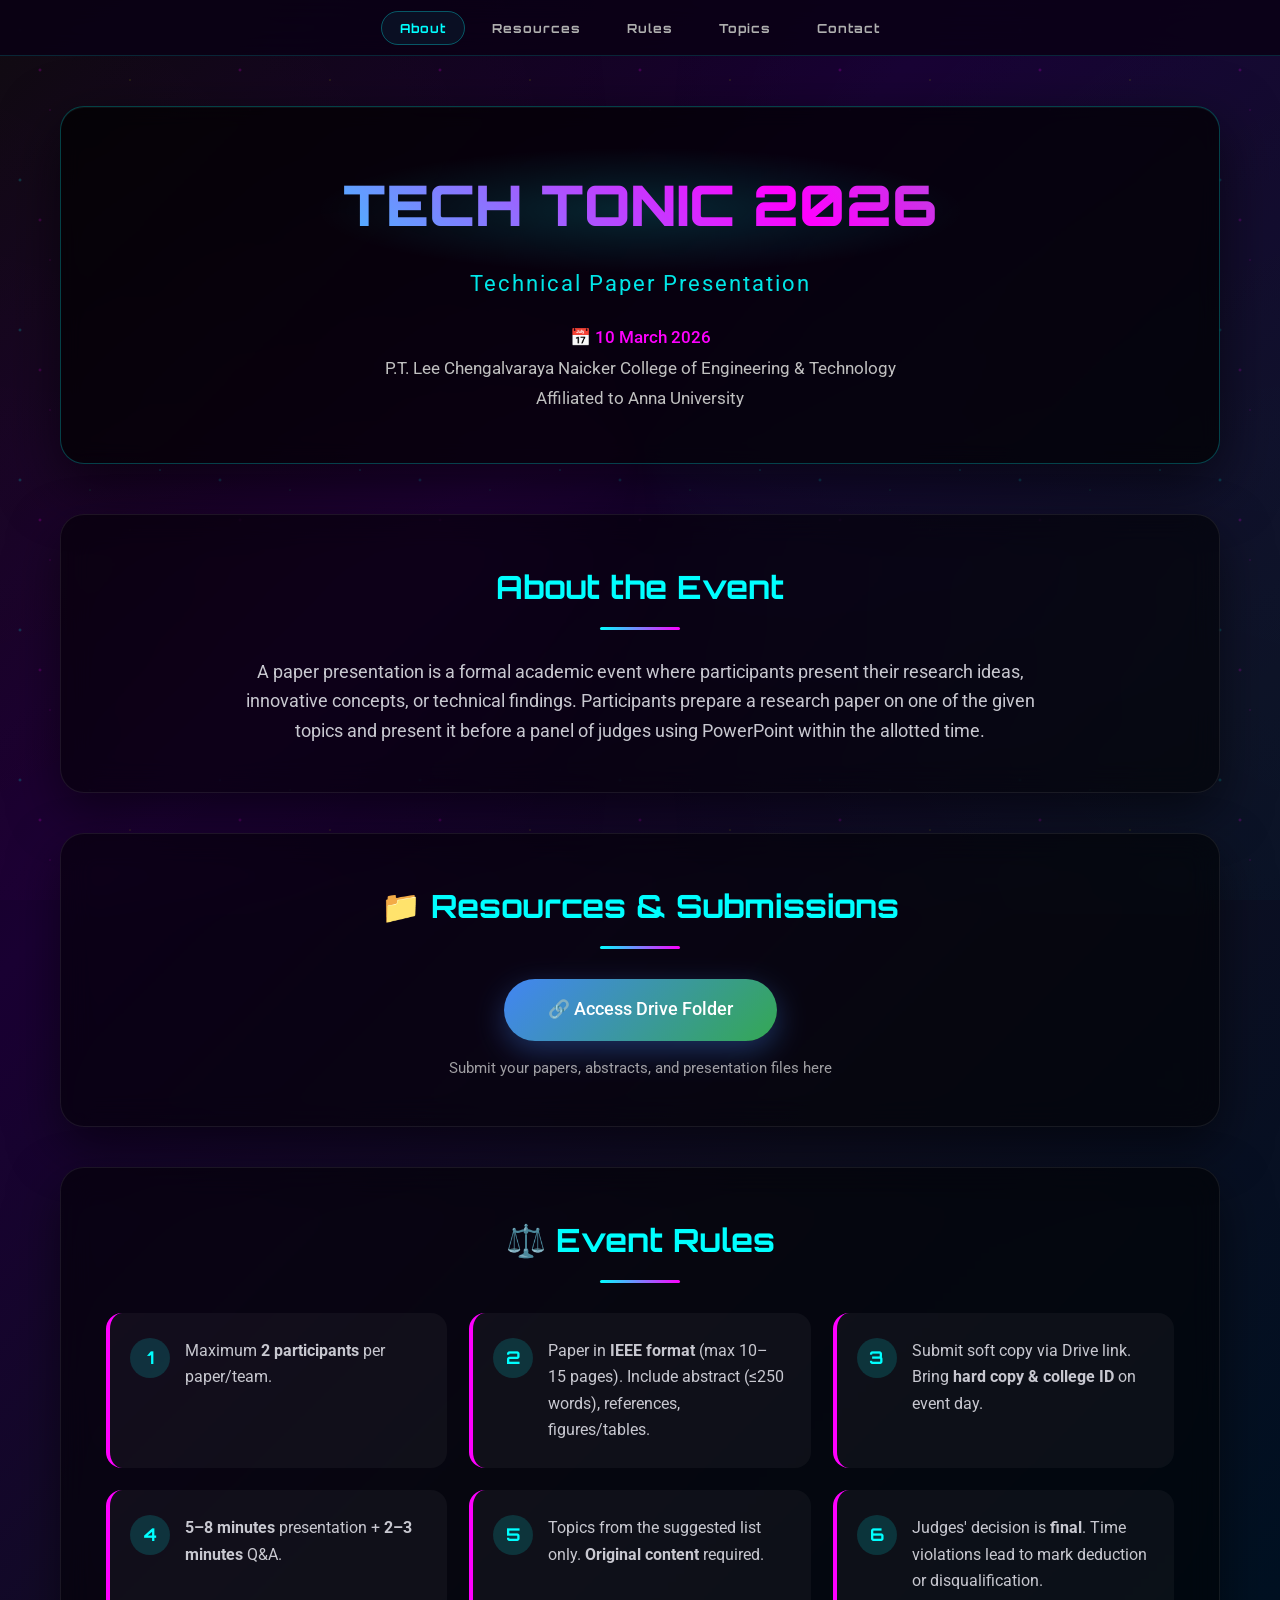
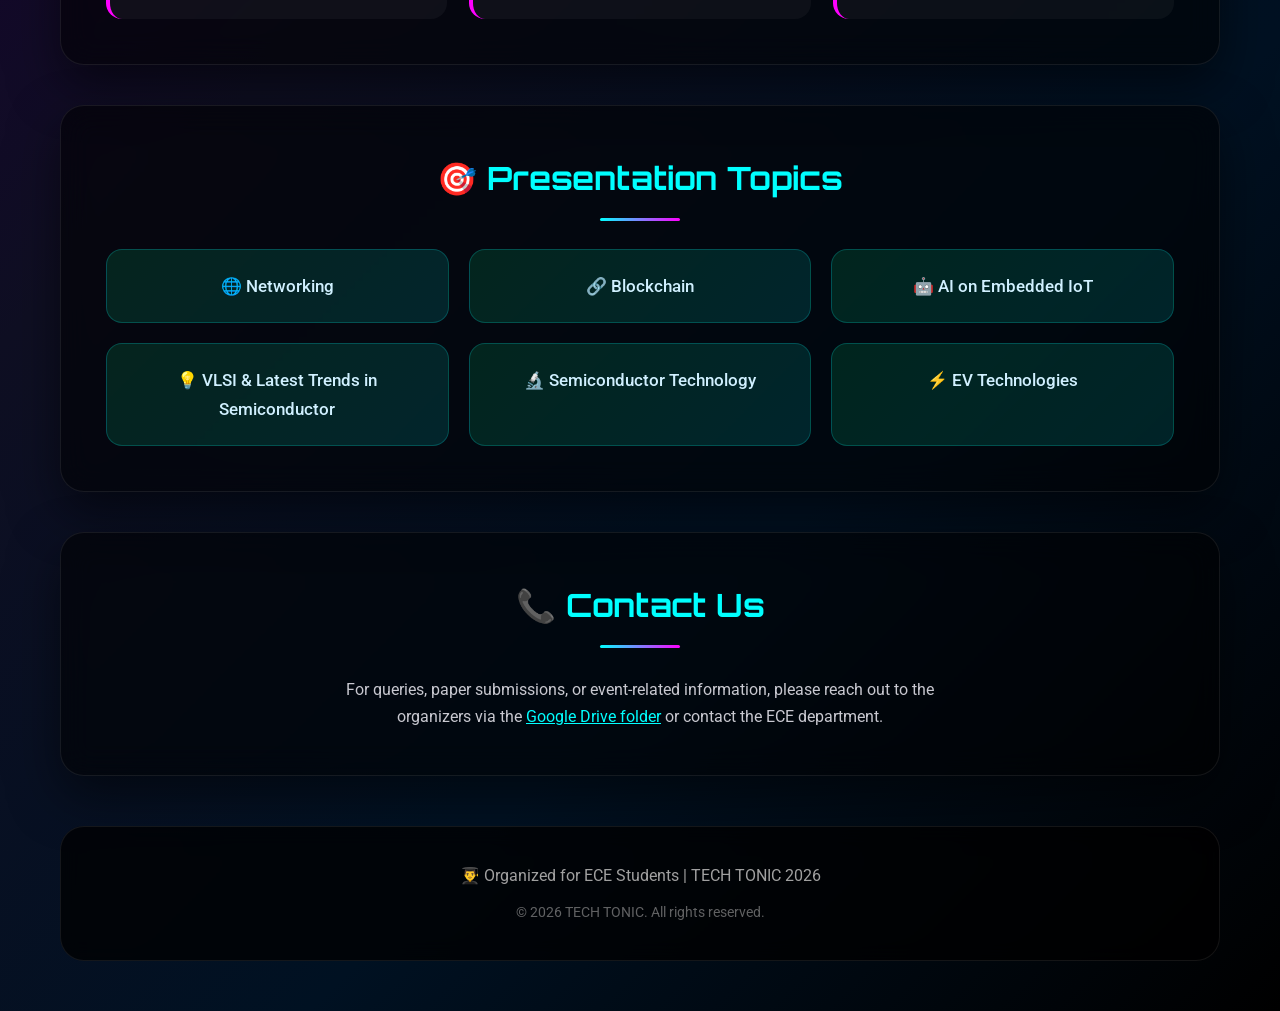
<file: index.html>
<!DOCTYPE html>
<html lang="en">

<head>
    <meta charset="UTF-8">
    <meta name="viewport" content="width=device-width, initial-scale=1.0">
    <meta name="description"
        content="TECH TONIC 2026 - Technical Paper Presentation event on 10 March 2026 at P.T.Lee Chengalvaraya Naicker College of Engineering and Technology. Submit your IEEE-format papers on Networking, Blockchain, AI, VLSI, Semiconductor & EV Technologies.">
    <title>TECH TONIC 2026 - Paper Presentation</title>
    <link rel="preconnect" href="https://fonts.googleapis.com">
    <link rel="preconnect" href="https://fonts.gstatic.com" crossorigin>
    <link
        href="https://fonts.googleapis.com/css2?family=Orbitron:wght@400;700;900&family=Roboto:wght@300;400;500&display=swap"
        rel="stylesheet">
    <link rel="stylesheet" href="style.css">
</head>

<body>

    <!-- Navigation -->
    <nav aria-label="Main navigation">
        <ul>
            <li><a href="#about">About</a></li>
            <li><a href="#drive">Resources</a></li>
            <li><a href="#rules">Rules</a></li>
            <li><a href="#topics">Topics</a></li>
            <li><a href="#contact">Contact</a></li>
        </ul>
    </nav>

    <div class="container">
        <header>
            <div class="title-glow">
                <h1>TECH TONIC 2026</h1>
            </div>
            <div class="subtitle">Technical Paper Presentation</div>
            <div class="date">
                <strong>📅 10 March 2026</strong><br>
                P.T. Lee Chengalvaraya Naicker College of Engineering &amp; Technology<br>
                Affiliated to Anna University
            </div>
        </header>

        <section id="about">
            <h2>About the Event</h2>
            <p>A paper presentation is a formal academic event where participants present their research ideas,
                innovative concepts, or technical findings. Participants prepare a research paper on one of the given
                topics and present it before a panel of judges using PowerPoint within the allotted time.</p>
        </section>

        <section id="drive">
            <h2>📁 Resources &amp; Submissions</h2>
            <div class="drive-link">
                <a href="https://drive.google.com/drive/folders/1IjI04BJlvSqBv-BRFlsXL-T5izc0KVOZ" target="_blank"
                    rel="noopener noreferrer" class="drive-btn"
                    aria-label="Open Google Drive folder for paper submissions">
                    🔗 Access Drive Folder
                </a>
            </div>
            <p class="drive-sub">Submit your papers, abstracts, and presentation files here</p>
        </section>

        <section id="rules">
            <h2>⚖️ Event Rules</h2>
            <div class="rules-grid">
                <div class="rule-item">
                    <span class="rule-number">1</span>
                    <div class="rule-text">Maximum <strong>2 participants</strong> per paper/team.</div>
                </div>
                <div class="rule-item">
                    <span class="rule-number">2</span>
                    <div class="rule-text">Paper in <strong>IEEE format</strong> (max 10–15 pages). Include abstract
                        (≤250 words), references, figures/tables.</div>
                </div>
                <div class="rule-item">
                    <span class="rule-number">3</span>
                    <div class="rule-text">Submit soft copy via Drive link. Bring <strong>hard copy &amp; college
                            ID</strong> on event day.</div>
                </div>
                <div class="rule-item">
                    <span class="rule-number">4</span>
                    <div class="rule-text"><strong>5–8 minutes</strong> presentation + <strong>2–3 minutes</strong>
                        Q&amp;A.</div>
                </div>
                <div class="rule-item">
                    <span class="rule-number">5</span>
                    <div class="rule-text">Topics from the suggested list only. <strong>Original content</strong>
                        required.</div>
                </div>
                <div class="rule-item">
                    <span class="rule-number">6</span>
                    <div class="rule-text">Judges' decision is <strong>final</strong>. Time violations lead to mark
                        deduction or disqualification.</div>
                </div>
            </div>
        </section>

        <section id="topics">
            <h2>🎯 Presentation Topics</h2>
            <div class="topics-list">
                <div class="topic-tag">🌐 Networking</div>
                <div class="topic-tag">🔗 Blockchain</div>
                <div class="topic-tag">🤖 AI on Embedded IoT</div>
                <div class="topic-tag">💡 VLSI &amp; Latest Trends in Semiconductor</div>
                <div class="topic-tag">🔬 Semiconductor Technology</div>
                <div class="topic-tag">⚡ EV Technologies</div>
            </div>
        </section>

        <section id="contact">
            <h2>📞 Contact Us</h2>
            <p>
                For queries, paper submissions, or event-related information, please reach out to the organizers via the
                <a href="https://drive.google.com/drive/folders/1IjI04BJlvSqBv-BRFlsXL-T5izc0KVOZ" target="_blank"
                    rel="noopener noreferrer">Google Drive folder</a>
                or contact the ECE department.
            </p>
        </section>

        <footer>
            <p>👨‍🎓 Organized for ECE Students | TECH TONIC 2026</p>
            <p class="copyright">&copy; 2026 TECH TONIC. All rights reserved.</p>
        </footer>
    </div>

    <!-- Scroll-to-top button -->
    <button class="scroll-top" id="scrollTopBtn" aria-label="Scroll to top" title="Back to top">↑</button>

    <script src="script.js"></script>
</body>

</html>
</file>
<file: style.css>
/* ══════════════════════════════════════════════════════════
   TECH TONIC 2026 — Paper Presentation Styles
   ══════════════════════════════════════════════════════════ */

/* ── Reset & Base ─────────────────────────────────────────── */
* {
    margin: 0;
    padding: 0;
    box-sizing: border-box;
}

html {
    scroll-behavior: smooth;
}

body {
    font-family: 'Roboto', sans-serif;
    color: #e0e0e0;
    overflow-x: hidden;
    background: linear-gradient(135deg, #0c0c0c 0%, #1a0033 25%, #0f0f23 50%, #001122 75%, #000000 100%);
    position: relative;
    line-height: 1.7;
}

/* ── Star-field Particles ─────────────────────────────────── */
body::before {
    content: '';
    position: fixed;
    top: 0;
    left: 0;
    width: 100%;
    height: 100%;
    background-image:
        radial-gradient(2px 2px at 20px 30px, #00ffff, transparent),
        radial-gradient(2px 2px at 40px 70px, #ff00ff, transparent),
        radial-gradient(1px 1px at 90px 40px, #00ff88, transparent),
        radial-gradient(1px 1px at 130px 80px, #ffff00, transparent),
        radial-gradient(1.5px 1.5px at 160px 20px, #00ffff, transparent),
        radial-gradient(1px 1px at 50px 110px, #ff00ff, transparent);
    background-repeat: repeat;
    background-size: 200px 150px;
    animation: particleFloat 25s linear infinite;
    z-index: -2;
    opacity: 0.3;
    pointer-events: none;
}

@keyframes particleFloat {
    0%   { transform: translateY(0) rotate(0deg); }
    100% { transform: translateY(-150px) rotate(360deg); }
}

/* ── Rotating Conic Glow ──────────────────────────────────── */
body::after {
    content: '';
    position: fixed;
    top: 0;
    left: 0;
    width: 100%;
    height: 100%;
    background:
        conic-gradient(from 0deg at 50% 50%, transparent 0deg, rgba(0,255,255,0.03) 90deg, transparent 180deg, rgba(255,0,255,0.03) 270deg, transparent 360deg);
    animation: rotate 30s linear infinite;
    z-index: -1;
    pointer-events: none;
}

@keyframes rotate {
    0%   { transform: rotate(0deg); }
    100% { transform: rotate(360deg); }
}

/* ── Container ────────────────────────────────────────────── */
.container {
    max-width: 1200px;
    margin: 0 auto;
    padding: 20px;
    position: relative;
    z-index: 1;
}

/* ══════════════════════════════════════════════════════════
   Navigation
   ══════════════════════════════════════════════════════════ */
nav {
    position: sticky;
    top: 0;
    z-index: 100;
    background: rgba(10, 0, 20, 0.85);
    backdrop-filter: blur(16px);
    -webkit-backdrop-filter: blur(16px);
    border-bottom: 1px solid rgba(0, 255, 255, 0.15);
    padding: 14px 0;
    margin-bottom: 30px;
}

nav ul {
    list-style: none;
    display: flex;
    justify-content: center;
    gap: 8px;
    flex-wrap: wrap;
    max-width: 1200px;
    margin: 0 auto;
    padding: 0 20px;
}

nav a {
    color: #b0b0b0;
    text-decoration: none;
    font-family: 'Orbitron', monospace;
    font-size: 0.78em;
    font-weight: 700;
    letter-spacing: 1px;
    padding: 8px 18px;
    border-radius: 30px;
    border: 1px solid transparent;
    transition: color 0.3s, border-color 0.3s, background 0.3s, transform 0.2s;
}

nav a:hover,
nav a:focus-visible {
    color: #00ffff;
    border-color: rgba(0, 255, 255, 0.4);
    background: rgba(0, 255, 255, 0.08);
    transform: translateY(-2px);
    outline: none;
}

nav a.active {
    color: #00ffff;
    border-color: rgba(0, 255, 255, 0.3);
    background: rgba(0, 255, 255, 0.06);
}

/* ══════════════════════════════════════════════════════════
   Header
   ══════════════════════════════════════════════════════════ */
header {
    text-align: center;
    margin-bottom: 50px;
    padding: 50px 30px;
    background: rgba(0, 0, 0, 0.7);
    backdrop-filter: blur(10px);
    -webkit-backdrop-filter: blur(10px);
    border-radius: 24px;
    border: 1px solid rgba(0, 255, 255, 0.25);
    box-shadow:
        0 20px 60px rgba(0, 0, 0, 0.6),
        inset 0 1px 0 rgba(255, 255, 255, 0.05);
}

h1 {
    font-family: 'Orbitron', monospace;
    font-size: 3.5em;
    font-weight: 900;
    background: linear-gradient(45deg, #00ffff, #ff00ff, #00ff88, #ffff00);
    background-size: 300% 300%;
    -webkit-background-clip: text;
    background-clip: text;
    -webkit-text-fill-color: transparent;
    color: transparent;
    margin-bottom: 12px;
    animation: gradientShift 4s ease-in-out infinite;
}

@keyframes gradientShift {
    0%, 100% { background-position: 0% 50%; }
    50%      { background-position: 100% 50%; }
}

/* Glowing halo behind the title */
.title-glow {
    position: relative;
    display: inline-block;
}

.title-glow::after {
    content: '';
    position: absolute;
    inset: -10px -30px;
    background: radial-gradient(ellipse, rgba(0,255,255,0.15) 0%, transparent 70%);
    border-radius: 50%;
    z-index: -1;
    animation: pulseGlow 3s ease-in-out infinite alternate;
    pointer-events: none;
}

@keyframes pulseGlow {
    from { opacity: 0.5; transform: scale(1); }
    to   { opacity: 1;   transform: scale(1.08); }
}

.subtitle {
    font-size: 1.4em;
    color: #00ffff;
    margin-bottom: 20px;
    opacity: 0.9;
    letter-spacing: 2px;
}

.date {
    font-size: 1.05em;
    color: #c0c0c0;
    font-weight: 400;
    line-height: 1.8;
}

.date strong {
    color: #ff00ff;
    font-weight: 500;
}

/* ══════════════════════════════════════════════════════════
   Sections (shared)
   ══════════════════════════════════════════════════════════ */
section {
    background: rgba(0, 0, 0, 0.55);
    backdrop-filter: blur(15px);
    -webkit-backdrop-filter: blur(15px);
    border-radius: 24px;
    padding: 45px;
    margin-bottom: 40px;
    border: 1px solid rgba(255, 255, 255, 0.08);
    box-shadow: 0 20px 50px rgba(0, 0, 0, 0.5);
    transition: box-shadow 0.4s ease;
}

section:hover {
    box-shadow:
        0 30px 70px rgba(0, 255, 255, 0.12),
        0 0 0 1px rgba(0, 255, 255, 0.2);
}

/* Scroll-reveal animation classes */
section.animate-in {
    opacity: 0;
    transform: translateY(40px);
    transition: opacity 0.7s cubic-bezier(.22,1,.36,1), transform 0.7s cubic-bezier(.22,1,.36,1);
}

section.animate-in.visible {
    opacity: 1;
    transform: translateY(0);
}

h2 {
    font-family: 'Orbitron', monospace;
    font-size: 2em;
    color: #00ffff;
    margin-bottom: 28px;
    text-align: center;
    position: relative;
    padding-bottom: 15px;
}

h2::after {
    content: '';
    position: absolute;
    bottom: 0;
    left: 50%;
    transform: translateX(-50%);
    width: 80px;
    height: 3px;
    background: linear-gradient(90deg, #00ffff, #ff00ff);
    border-radius: 2px;
}

/* ══════════════════════════════════════════════════════════
   About Section
   ══════════════════════════════════════════════════════════ */
#about p {
    font-size: 1.1em;
    text-align: center;
    max-width: 800px;
    margin: 0 auto;
    color: #c8c8d0;
}

/* ══════════════════════════════════════════════════════════
   Resources / Drive Section
   ══════════════════════════════════════════════════════════ */
.drive-link {
    text-align: center;
    margin: 30px 0 10px;
}

.drive-btn {
    display: inline-flex;
    align-items: center;
    gap: 10px;
    background: linear-gradient(135deg, #4285f4, #34a853);
    color: white;
    padding: 16px 44px;
    text-decoration: none;
    border-radius: 50px;
    font-weight: 500;
    font-size: 1.1em;
    transition: transform 0.3s ease, box-shadow 0.3s ease;
    box-shadow: 0 10px 30px rgba(66, 133, 244, 0.35);
}

.drive-btn:hover,
.drive-btn:focus-visible {
    transform: translateY(-4px) scale(1.03);
    box-shadow: 0 18px 50px rgba(66, 133, 244, 0.55);
    outline: none;
}

.drive-sub {
    text-align: center;
    margin-top: 15px;
    opacity: 0.7;
    font-size: 0.95em;
}

/* ══════════════════════════════════════════════════════════
   Rules Section
   ══════════════════════════════════════════════════════════ */
.rules-grid {
    display: grid;
    grid-template-columns: repeat(auto-fit, minmax(280px, 1fr));
    gap: 22px;
    margin-top: 30px;
}

.rule-item {
    background: rgba(255, 255, 255, 0.04);
    padding: 25px 25px 25px 20px;
    border-radius: 16px;
    border-left: 4px solid #ff00ff;
    transition: background 0.3s, border-color 0.3s, transform 0.3s;
    display: flex;
    align-items: flex-start;
    gap: 15px;
}

.rule-item:hover {
    background: rgba(255, 255, 255, 0.08);
    border-left-color: #00ffff;
    transform: translateX(6px);
}

.rule-number {
    font-family: 'Orbitron', monospace;
    font-size: 1.1em;
    color: #00ffff;
    font-weight: 700;
    min-width: 40px;
    height: 40px;
    background: rgba(0, 255, 255, 0.15);
    border-radius: 50%;
    display: flex;
    align-items: center;
    justify-content: center;
    flex-shrink: 0;
}

.rule-text {
    color: #c8c8d0;
    font-size: 0.97em;
}

/* ══════════════════════════════════════════════════════════
   Topics Section
   ══════════════════════════════════════════════════════════ */
.topics-list {
    display: grid;
    grid-template-columns: repeat(auto-fit, minmax(260px, 1fr));
    gap: 20px;
}

.topic-tag {
    background: linear-gradient(135deg, rgba(0, 255, 136, 0.12), rgba(0, 255, 255, 0.12));
    padding: 22px;
    border-radius: 16px;
    text-align: center;
    font-weight: 500;
    font-size: 1.05em;
    border: 1px solid rgba(0, 255, 255, 0.2);
    transition: background 0.3s, transform 0.3s, border-color 0.3s, box-shadow 0.3s;
    cursor: default;
    color: #d0f0ff;
}

.topic-tag:hover {
    background: linear-gradient(135deg, rgba(0, 255, 136, 0.3), rgba(0, 255, 255, 0.3));
    transform: translateY(-4px) scale(1.03);
    border-color: rgba(0, 255, 255, 0.5);
    box-shadow: 0 12px 30px rgba(0, 255, 255, 0.15);
}

/* ══════════════════════════════════════════════════════════
   Contact Section
   ══════════════════════════════════════════════════════════ */
#contact p {
    text-align: center;
    color: #c8c8d0;
    max-width: 600px;
    margin: 0 auto;
}

#contact a {
    color: #00ffff;
    text-decoration: underline;
    transition: color 0.3s;
}

#contact a:hover {
    color: #ff00ff;
}

/* ══════════════════════════════════════════════════════════
   Footer
   ══════════════════════════════════════════════════════════ */
footer {
    text-align: center;
    padding: 35px 20px;
    background: rgba(0, 0, 0, 0.75);
    backdrop-filter: blur(10px);
    -webkit-backdrop-filter: blur(10px);
    border-radius: 24px;
    margin-top: 50px;
    margin-bottom: 30px;
    border: 1px solid rgba(255, 255, 255, 0.08);
}

footer p {
    color: #a0a0a0;
}

footer .copyright {
    margin-top: 12px;
    font-size: 0.85em;
    opacity: 0.6;
}

/* ══════════════════════════════════════════════════════════
   Scroll-to-Top Button
   ══════════════════════════════════════════════════════════ */
.scroll-top {
    position: fixed;
    bottom: 30px;
    right: 30px;
    width: 48px;
    height: 48px;
    border-radius: 50%;
    border: 1px solid rgba(0, 255, 255, 0.3);
    background: rgba(10, 0, 20, 0.85);
    backdrop-filter: blur(10px);
    -webkit-backdrop-filter: blur(10px);
    color: #00ffff;
    font-size: 1.4em;
    cursor: pointer;
    display: flex;
    align-items: center;
    justify-content: center;
    opacity: 0;
    visibility: hidden;
    transform: translateY(20px);
    transition: opacity 0.3s, visibility 0.3s, transform 0.3s, background 0.3s;
    z-index: 999;
}

.scroll-top.show {
    opacity: 1;
    visibility: visible;
    transform: translateY(0);
}

.scroll-top:hover {
    background: rgba(0, 255, 255, 0.15);
}

/* ══════════════════════════════════════════════════════════
   Responsive — Tablet (≤768px)
   ══════════════════════════════════════════════════════════ */
@media (max-width: 768px) {
    h1 { font-size: 2.2em; }
    h2 { font-size: 1.5em; }

    .container { padding: 12px; }
    section { padding: 28px 20px; }
    header { padding: 35px 18px; }

    .rules-grid { grid-template-columns: 1fr; }
    .topics-list { grid-template-columns: 1fr 1fr; }

    nav ul { gap: 4px; }
    nav a { font-size: 0.7em; padding: 6px 12px; }

    .date { font-size: 0.92em; }
}

/* ══════════════════════════════════════════════════════════
   Responsive — Mobile (≤480px)
   ══════════════════════════════════════════════════════════ */
@media (max-width: 480px) {
    h1 { font-size: 1.7em; }
    h2 { font-size: 1.3em; }

    .topics-list { grid-template-columns: 1fr; }
    .drive-btn { padding: 14px 28px; font-size: 1em; }
}
</file>
